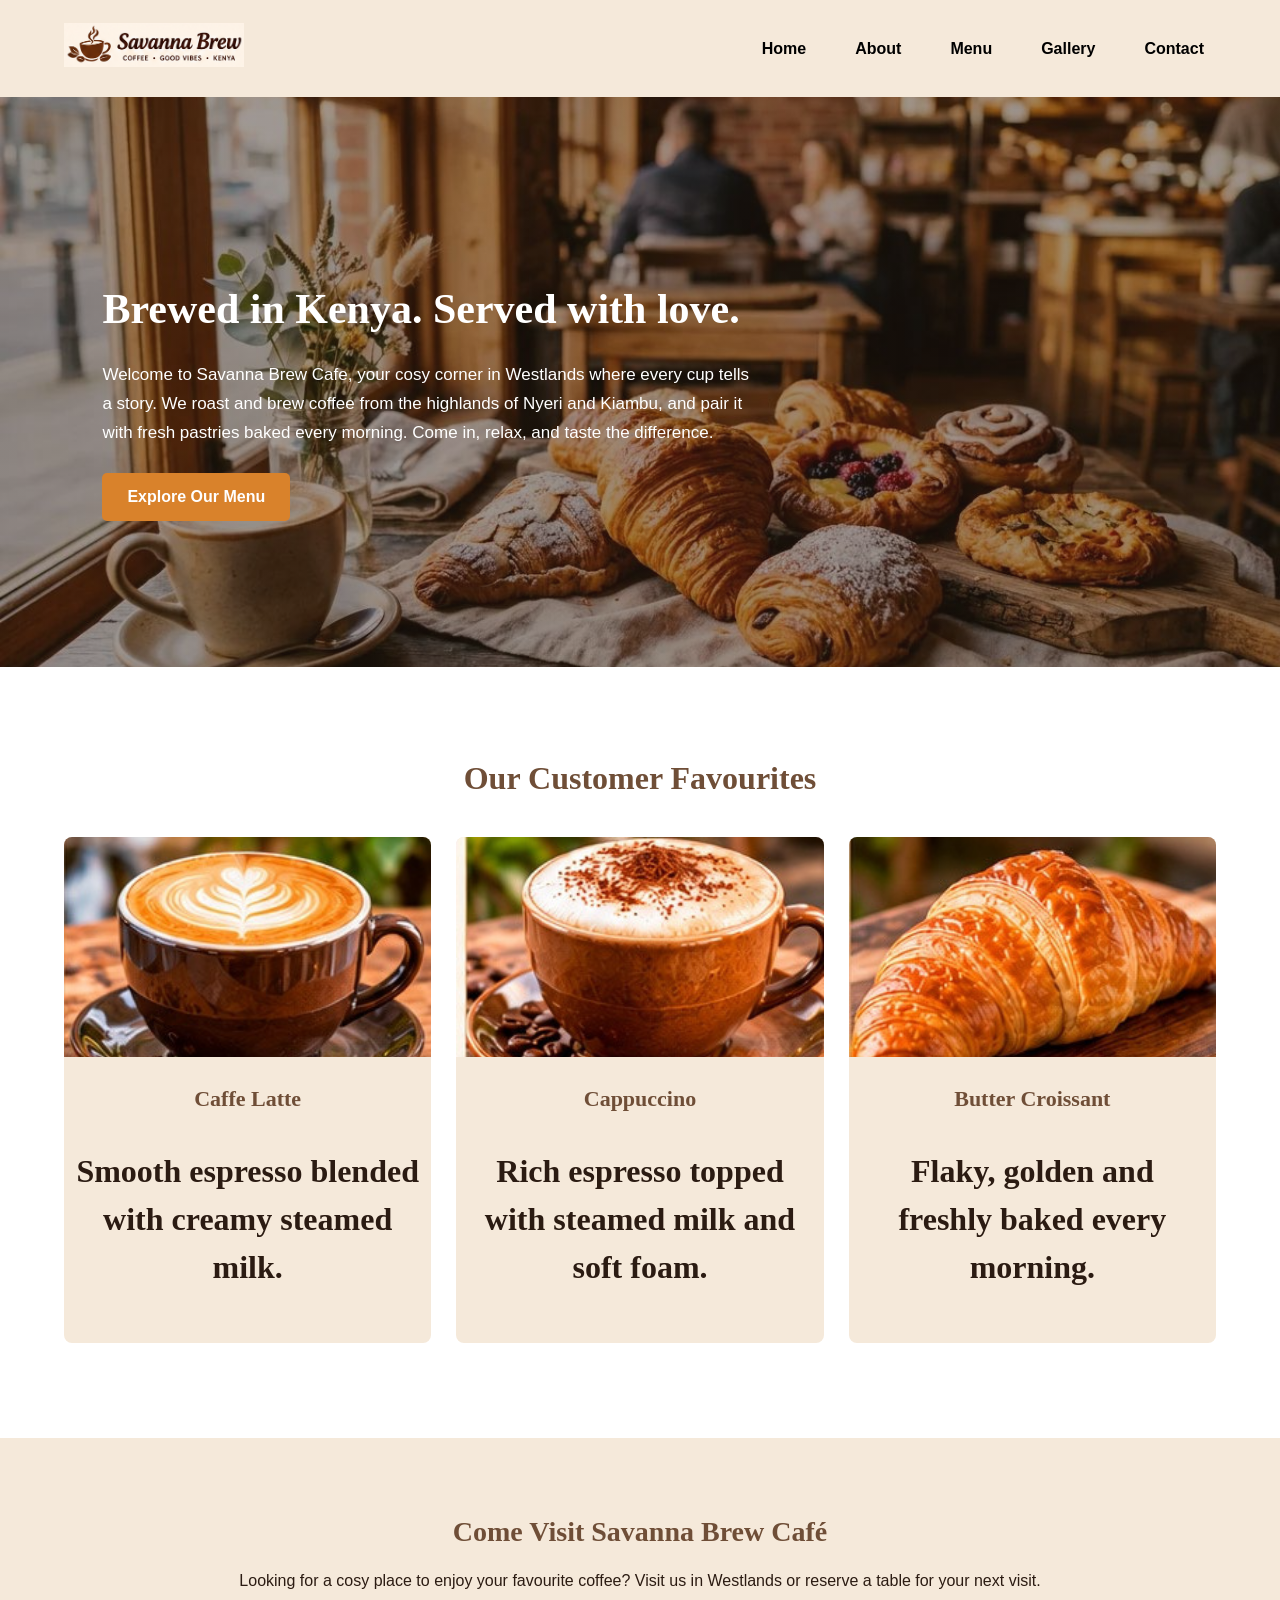
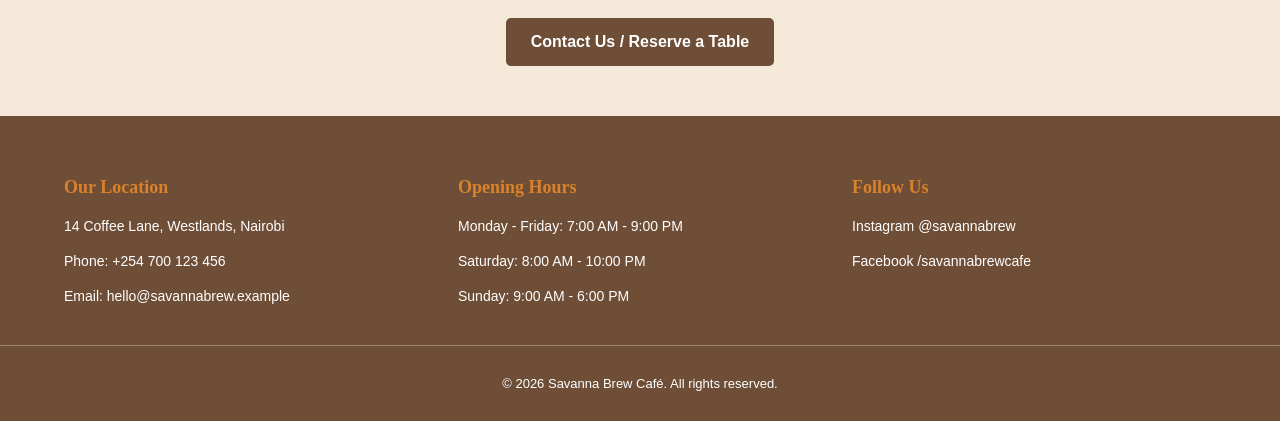
<file: index.html>
<!DOCTYPE html>
<html lang="en">
<head>
<meta charset="UTF-8">
<meta name="viewport" content="width=device-width, initial-scale=1.0">
<title>Home | Savanna Brew Cafe</title>
<link rel="stylesheet" href="css/style.css">
</head>
<body>
<header class="site-header">
<div class="container">
<a href="index.html" class="logo">
<img src="images\savanna-brew-logo.png" alt="Savanna Brew Cafe Logo">
</a>
<nav class="main-nav">
<ul>
<li><a href="index.html" class="active" aria-current="page">Home</a></li>
<li><a href="about.html">About</a></li>
<li><a href="menu.html">Menu</a></li>
<li><a href="gallery.html">Gallery</a></li>
<li><a href="contact.html">Contact</a></li>
</ul>
</nav>
</div>
</header>
<section class="hero-section">
<div class="hero-content">
<h1>Brewed in Kenya. Served with love.</h1>
<p>
Welcome to Savanna Brew Cafe, your cosy corner in Westlands where 
every cup tells a story. We roast and brew coffee from the highlands of Nyeri and Kiambu, and pair it with fresh pastries baked every morning. Come in, relax, and taste the difference.
</p>
<a href="menu.html" class="btn">Explore Our Menu</a>
</div>
</section>
<!--Featured Items Section -->
<section class="featured-section">
<div class="container">
<h2>Our Customer Favourites<h2>
<div class="featured-cards">
<!--Latte Card -->
<article class="featured-card">
<img src="images/latte.jpg" alt="Freshly prepared caffe latte">
<h3>Caffe Latte</h3>
<p>Smooth espresso blended with creamy steamed milk.</p>
</article>
<article class="featured-card">
<img src="images/cappuccino.jpg" alt="Freshly prepared cappuccino">
<h3>Cappuccino</h3>
<p>Rich espresso topped with steamed milk and soft foam.</p>
</article>
<article class="featured-card">
<img src="images/croissant.jpg" alt="Freshly baked butter croissant">
<h3>Butter Croissant</h3>
<p>Flaky, golden and freshly baked every morning.</p>
</article>
</div>
</div>
</section>
<section class="contact-cta">
<div class="container">
<h2>Come Visit Savanna Brew Café</h2>
<p>
    Looking for a cosy place to enjoy your favourite coffee?
    Visit us in Westlands or reserve a table for your next visit.
</p>
<a href="contact.html" class="btn">Contact Us / Reserve a Table</a>
</div>
</section>
<footer class="site-footer">
<div class="container footer-content">
<!-- Address -->
<div class="footer-column">
<h3>Our Location</h3>
<p>14 Coffee Lane, Westlands, Nairobi</p>
<p>Phone: +254 700 123 456</p>
<p>Email: hello@savannabrew.example</p>
</div>
<div class="footer-column">
<h3>Opening Hours</h3>
<p>Monday - Friday: 7:00 AM - 9:00 PM</p>
<p>Saturday: 8:00 AM - 10:00 PM</p>
<p>Sunday: 9:00 AM - 6:00 PM</p>
</div>
<div class="footer-column">
<h3>Follow Us</h3>
<p>
<a href="https://www.instagram.com/" target="_blank">Instagram @savannabrew</a>
</p>
<p>
<a href="https://www.facebook.com/" target="_blank">Facebook /savannabrewcafe</a>
</p>
</div>
</div>
<div class="copyright">
<p>&copy; 2026 Savanna Brew Café. All rights reserved.</p>
</div>
</footer>
</body>
</html>
</file>
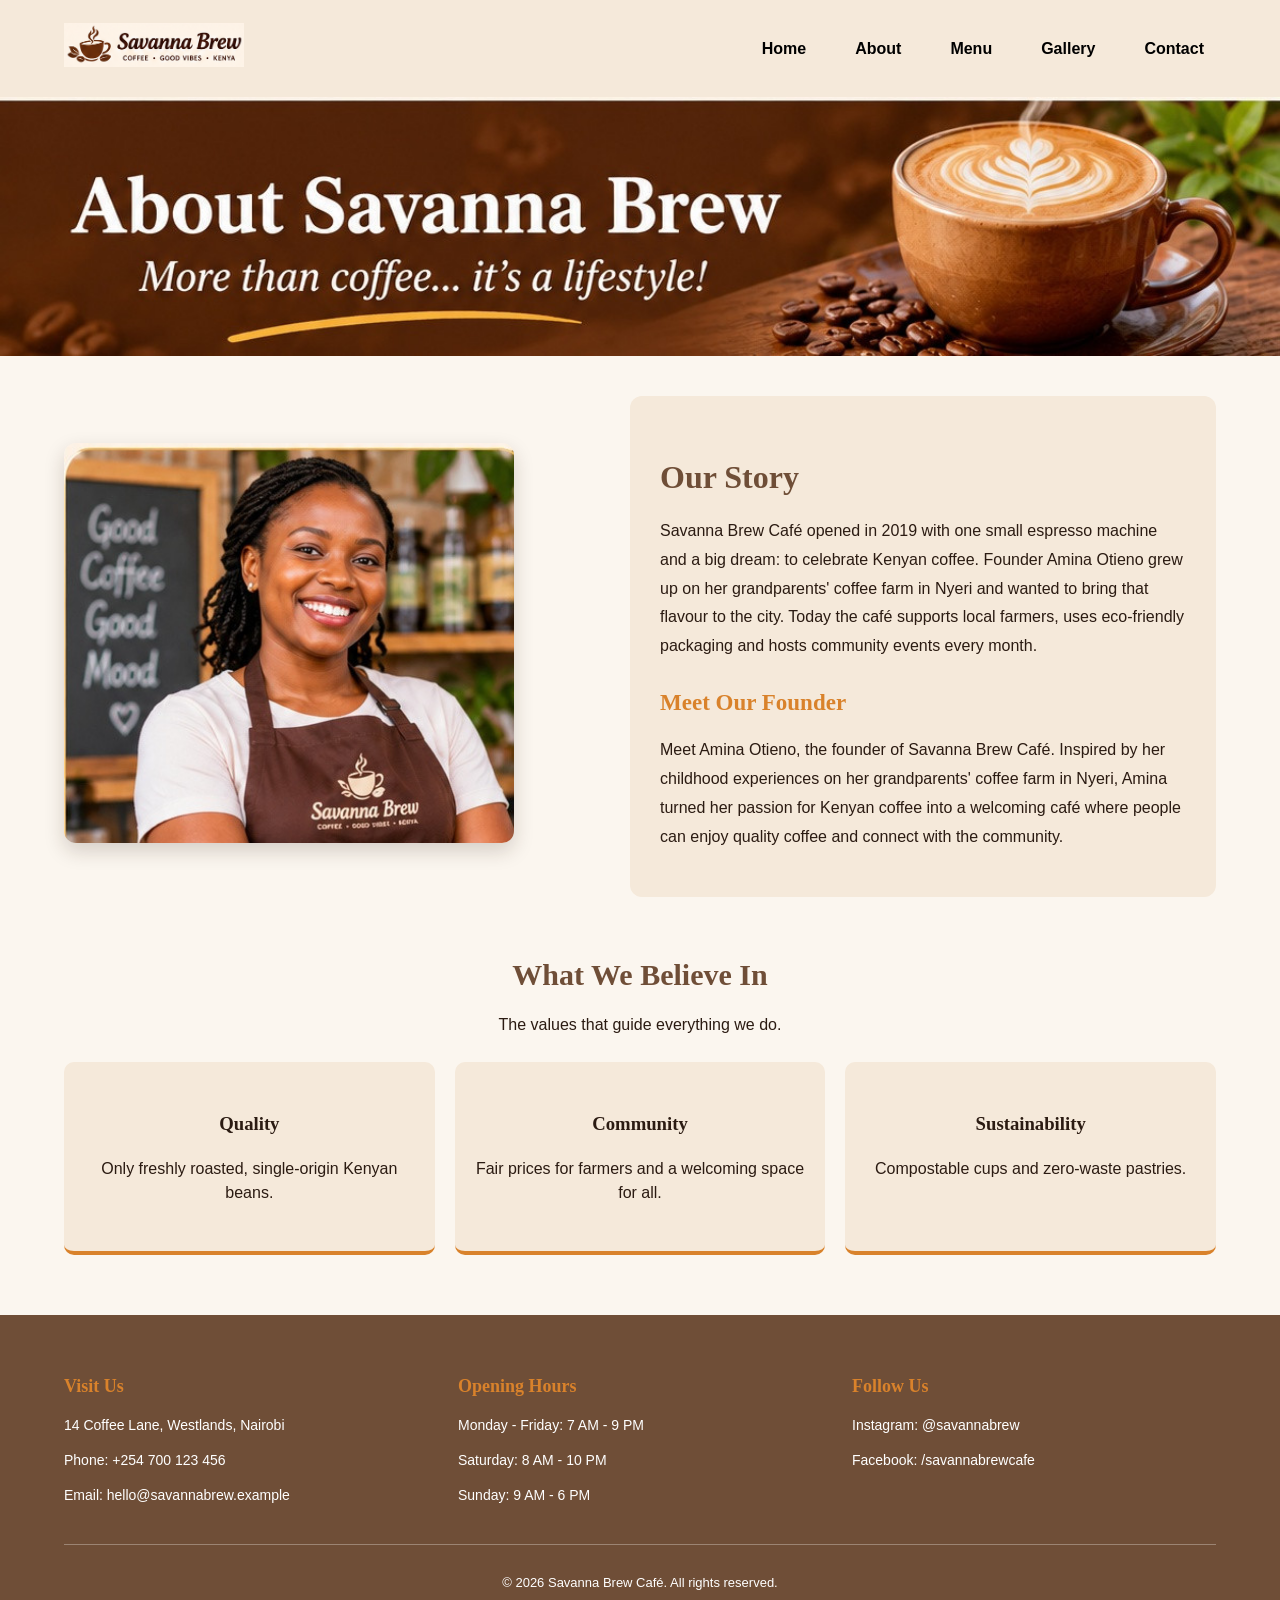
<file: about.html>
<!DOCTYPE html>
<html lang="en">
<head>
<meta charset="UTF-8">
<meta name="viewport" content="width=device-width, initial-scale=1.0">
<title>About Us | Savanna Brew Cafe</title>
<link rel="stylesheet" href="css/style.css">
</head>
<body>
<header class="site-header">
<div class="container">
<a href="index.html" class="logo">
<img src="images/savanna-brew-logo.png" alt="Savanna Brew Cafe Logo">
</a>
<nav class="main-nav">
<ul>
<li><a href="index.html">Home</a></li>
<li><a href="about.html" class="active" aria-current="page">About</a></li>
<li><a href="menu.html">Menu</a></li>
<li><a href="gallery.html">Gallery</a></li>
<li><a href="contact.html">Contact</a></li>
</ul>
</nav>
</div>
</header>
<section class="about-section">
<div class="about-heading">
<img src="images/about-coffee-banner.jpg" alt="About Savanna Brew Café">
</div>
<div class="container">
<div class="about-content">
<div class="about-image">
<img src="images/founder-portrait.jpg" alt="Founder Amina Otieno">
</div>
<div class="about-text">
<h1>Our Story</h1>
<p>
    Savanna Brew Café opened in 2019 with one small espresso machine
    and a big dream: to celebrate Kenyan coffee. Founder Amina Otieno
    grew up on her grandparents' coffee farm in Nyeri and wanted to
    bring that flavour to the city. Today the café supports local
    farmers, uses eco-friendly packaging and hosts community events
    every month.
</p>
<h2>Meet Our Founder</h2>
<p>
   Meet Amina Otieno, the founder of Savanna Brew Café. Inspired by
   her childhood experiences on her grandparents' coffee farm in
   Nyeri, Amina turned her passion for Kenyan coffee into a welcoming
   café where people can enjoy quality coffee and connect with the
   community.
</p>
</div>
</div>
<div class="about-values">
<h2>What We Believe In</h2>
<p class="values-intro">The values that guide everything we do.</p>
<div class="values-container">
<div class="value-card">
<h3>Quality</h3>
<p>Only freshly roasted, single-origin Kenyan beans.</p>
</div>
<div class="value-card">
<h3>Community</h3>
<p>Fair prices for farmers and a welcoming space for all.</p>
</div>
<div class="value-card">
<h3>Sustainability</h3>
<p>Compostable cups and zero-waste pastries.</p>
</div>
</div>
</div>
</section>
<footer class="site-footer">
<div class="container">
<div class="footer-content">
<div class="footer-column">
<h3>Visit Us</h3>
<p>14 Coffee Lane, Westlands, Nairobi</p>
<p>Phone: +254 700 123 456</p>
<p>Email: hello@savannabrew.example</p>
</div>
<div class="footer-column">
<h3>Opening Hours</h3>
<p>Monday - Friday: 7 AM - 9 PM</p>
<p>Saturday: 8 AM - 10 PM</p>
<p>Sunday: 9 AM - 6 PM</p>
</div>
<div class="footer-column">
<h3>Follow Us</h3>
<p><a href="https://www.instagram.com/">Instagram: @savannabrew</a></p>
<p><a href="https://www.facebook.com/">Facebook: /savannabrewcafe</a></p>
</div>
</div>
<div class="copyright">
<p>&copy; 2026 Savanna Brew Café. All rights reserved.</p>
</div>
</div>
</footer>
</body>
</html>
</file>
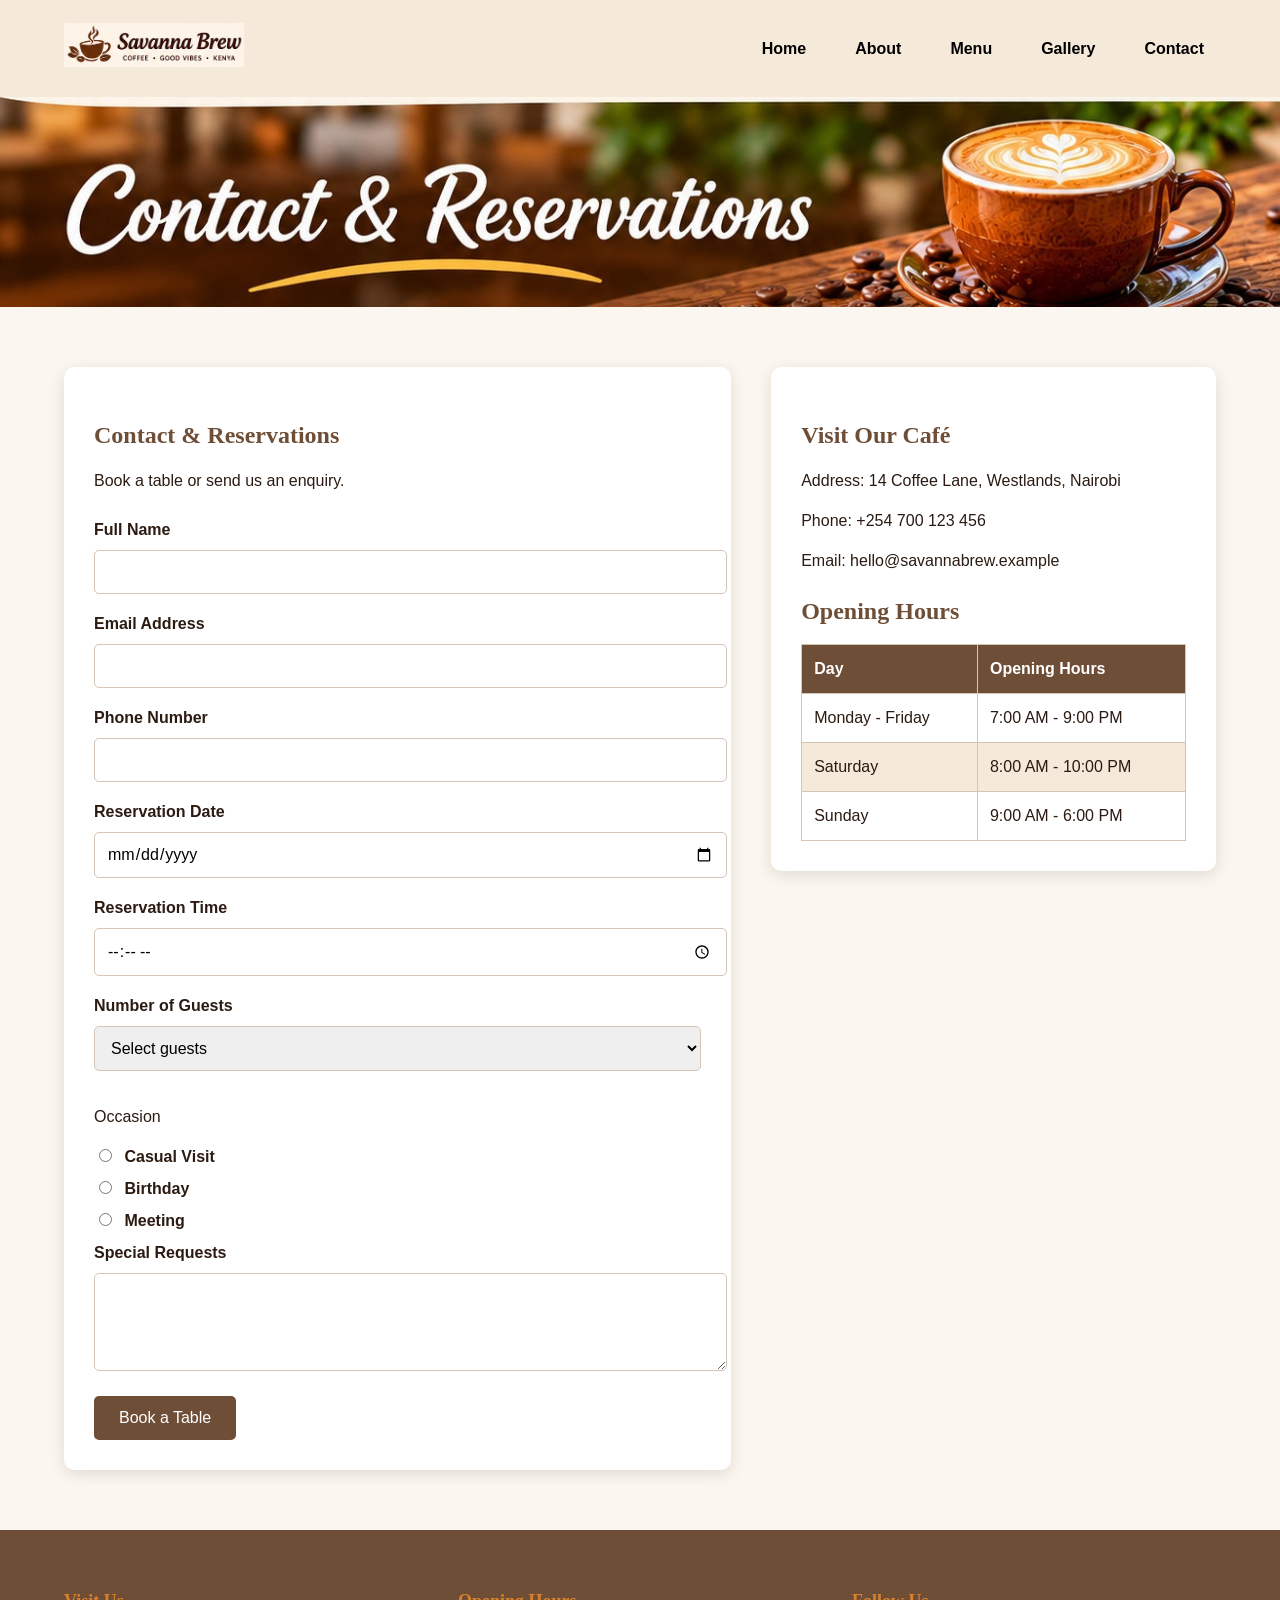
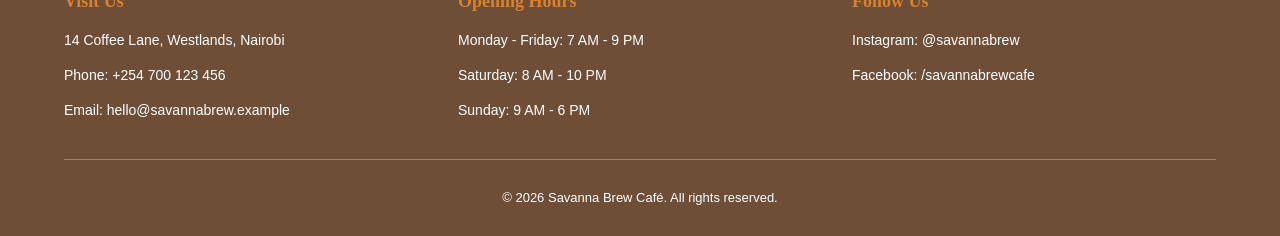
<file: contact.html>
<!DOCTYPE html>
<html lang="en">
<head>
<meta charset="UTF-8">
<meta name="viewport" content="width=device-width, initial-scale=1.0">
<title>Contact | Savanna Brew Café</title>
<link rel="stylesheet" href="css/style.css">
</head>
<body>
<header class="site-header">
<div class="container">
<a href="index.html" class="logo">
<img src="images/savanna-brew-logo.png" alt="Savanna Brew Café Logo">
</a>
<nav class="main-nav">
<ul>
<li><a href="index.html">Home</a></li>
<li><a href="about.html">About</a></li>
<li><a href="menu.html">Menu</a></li>
<li><a href="gallery.html" aria-current="page">Gallery</a></li>
<li><a href="contact.html">Contact</a></li>
</ul>
</nav>
</div>
</header>
<main>
<div class="contact-heading">
<img src="images/contact-coffee-banner.jpg" alt="Contact and Reservations">
</div>
<section class="contact-section">
<div class="container">
<div class="contact-layout">
<div class="reservation-form">
<h1>Contact & Reservations</h1>
<p>Book a table or send us an enquiry.</p>
<form action="#" method="post">
<label for="name">Full Name</label>
<input type="text" id="name" name="name" required>
<label for="email">Email Address</label>
<input type="email" id="email" name="email" required>
<label for="phone">Phone Number</label>
<input type="tel" id="phone" name="phone" required>
<label for="date">Reservation Date</label>
<input type="date" id="date" name="date" required>
<label for="time">Reservation Time</label>
<input type="time" id="time" name="time" required>
<label for="guests">Number of Guests</label>
<select id="guests" name="guests" required>
<option value="">Select guests</option>
<option value="1">1 Guest</option>
<option value="2">2 Guests</option>
<option value="3">3 Guests</option>
<option value="4">4 Guests</option>
<option value="5">5 Guests</option>
<option value="6">6 or more Guests</option>
</select>
<p>Occasion</p>
<label>
<input type="radio" name="occasion" value="casual">
Casual Visit
</label>
<label>
<input type="radio" name="occasion" value="birthday">
Birthday
</label>
<label>
<input type="radio" name="occasion" value="meeting">
Meeting
</label>
<label for="requests">Special Requests</label>
<textarea id="requests" name="requests" rows="4"></textarea>
<button type="submit">Book a Table</button>
</form>
</div>
<div class="contact-information">
<h2>Visit Our Café</h2>
<p>Address: 14 Coffee Lane, Westlands, Nairobi</p>
<p>Phone: +254 700 123 456</p>
<p>Email: hello@savannabrew.example</p>
<h2>Opening Hours</h2>
<table class="hours-table">
<thead>
<tr>
<th>Day</th>
<th>Opening Hours</th>
</tr>
</thead>
<tbody>
<tr>
<td>Monday - Friday</td>
<td>7:00 AM - 9:00 PM</td>
</tr>
<tr>
<td>Saturday</td>
<td>8:00 AM - 10:00 PM</td>
</tr>
<tr>
<td>Sunday</td>
<td>9:00 AM - 6:00 PM</td>
</tr>
</tbody>
</table>
</div>
</div>
</div>
</section>
</main>
<footer class="site-footer">
<div class="container">
<div class="footer-content">
<div class="footer-column">
<h3>Visit Us</h3>
<p>14 Coffee Lane, Westlands, Nairobi</p>
<p>Phone: +254 700 123 456</p>
<p>Email: hello@savannabrew.example</p>
</div>
<div class="footer-column">
<h3>Opening Hours</h3>
<p>Monday - Friday: 7 AM - 9 PM</p>
<p>Saturday: 8 AM - 10 PM</p>
<p>Sunday: 9 AM - 6 PM</p>
</div>
<div class="footer-column">
<h3>Follow Us</h3>
<p><a href="#">Instagram: @savannabrew</a></p>
<p><a href="#">Facebook: /savannabrewcafe</a></p>
</div>
</div>
<div class="copyright">
<p>© 2026 Savanna Brew Café. All rights reserved.</p>
</div>
</div>
</footer>
</body>
</html>
</file>
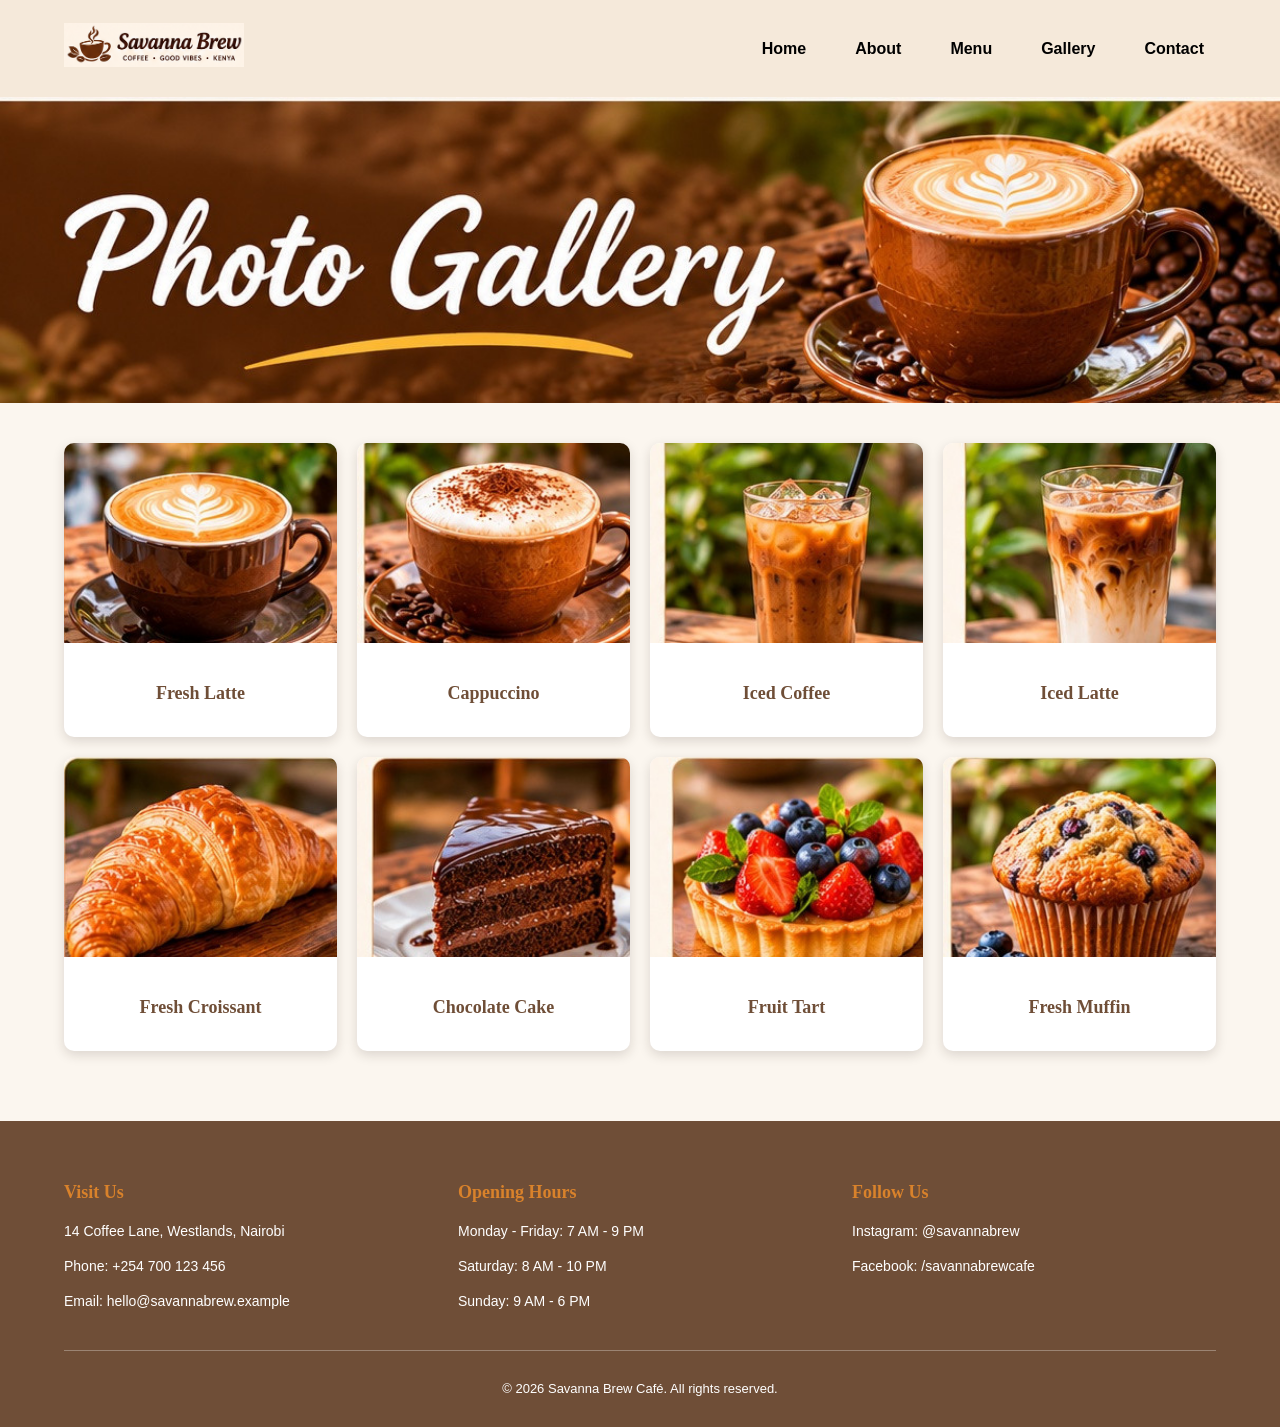
<file: gallery.html>
<!DOCTYPE html>
<html lang="en">
<head>
<meta charset="UTF-8">
<meta name="viewport" content="width=device-width, initial-scale=1.0">
<title>Gallery | Savanna Brew Café</title>
<link rel="stylesheet" href="css/style.css">
</head>
<body>
<header class="site-header">
<div class="container">
<a href="index.html" class="logo">
<img src="images/savanna-brew-logo.png" alt="Savanna Brew Café Logo">
</a>
<nav class="main-nav">
<ul>
<li><a href="index.html">Home</a></li>
<li><a href="about.html">About</a></li>
<li><a href="menu.html">Menu</a></li>
<li><a href="gallery.html" aria-current="page">Gallery</a></li>
<li><a href="contact.html">Contact</a></li>
</ul>
</nav>
</div>
</header>
<section class="gallery-section">
<div class="gallery-heading">
<img src="images/gallery-coffee-banner.jpg" alt="Savanna Brew Café Gallery">
</div>
<div class="container">
<div class="gallery-grid">
<div class="gallery-item">
<img src="images/latte.jpg" alt="Freshly prepared latte">
<h3>Fresh Latte</h3>
</div>
<div class="gallery-item">
<img src="images/cappuccino.jpg" alt="Creamy cappuccino">
<h3>Cappuccino</h3>
</div>
<div class="gallery-item">
<img src="images/iced-coffee.jpg" alt="Iced coffee">
<h3>Iced Coffee</h3>
</div>
<div class="gallery-item">
<img src="images/iced-latte.jpg" alt="Iced latte">
<h3>Iced Latte</h3>
</div>
<div class="gallery-item">
<img src="images/croissant.jpg" alt="Fresh croissant">
<h3>Fresh Croissant</h3>
</div>
<div class="gallery-item">
<img src="images/chocolate-cake.jpg" alt="Chocolate cake">
<h3>Chocolate Cake</h3>
</div>
<div class="gallery-item">
<img src="images/fruit-tart.jpg" alt="Fresh fruit tart">
<h3>Fruit Tart</h3>
</div>
<div class="gallery-item">
<img src="images/muffin.jpg" alt="Fresh muffin">
<h3>Fresh Muffin</h3>
</div>
</div>
</div>
</section>
<footer class="site-footer">
<div class="container">
<div class="footer-content">
<div class="footer-column">
<h3>Visit Us</h3>
<p>14 Coffee Lane, Westlands, Nairobi</p>
<p>Phone: +254 700 123 456</p>
<p>Email: hello@savannabrew.example</p>
</div>
<div class="footer-column">
<h3>Opening Hours</h3>
<p>Monday - Friday: 7 AM - 9 PM</p>
<p>Saturday: 8 AM - 10 PM</p>
<p>Sunday: 9 AM - 6 PM</p>
</div>
<div class="footer-column">
<h3>Follow Us</h3>
<p><a href="#">Instagram: @savannabrew</a></p>
<p><a href="#">Facebook: /savannabrewcafe</a></p>
</div>
</div>
<div class="copyright">
<p>© 2026 Savanna Brew Café. All rights reserved.</p>
</div>
</div>
</footer>
</body>
</html>
</file>
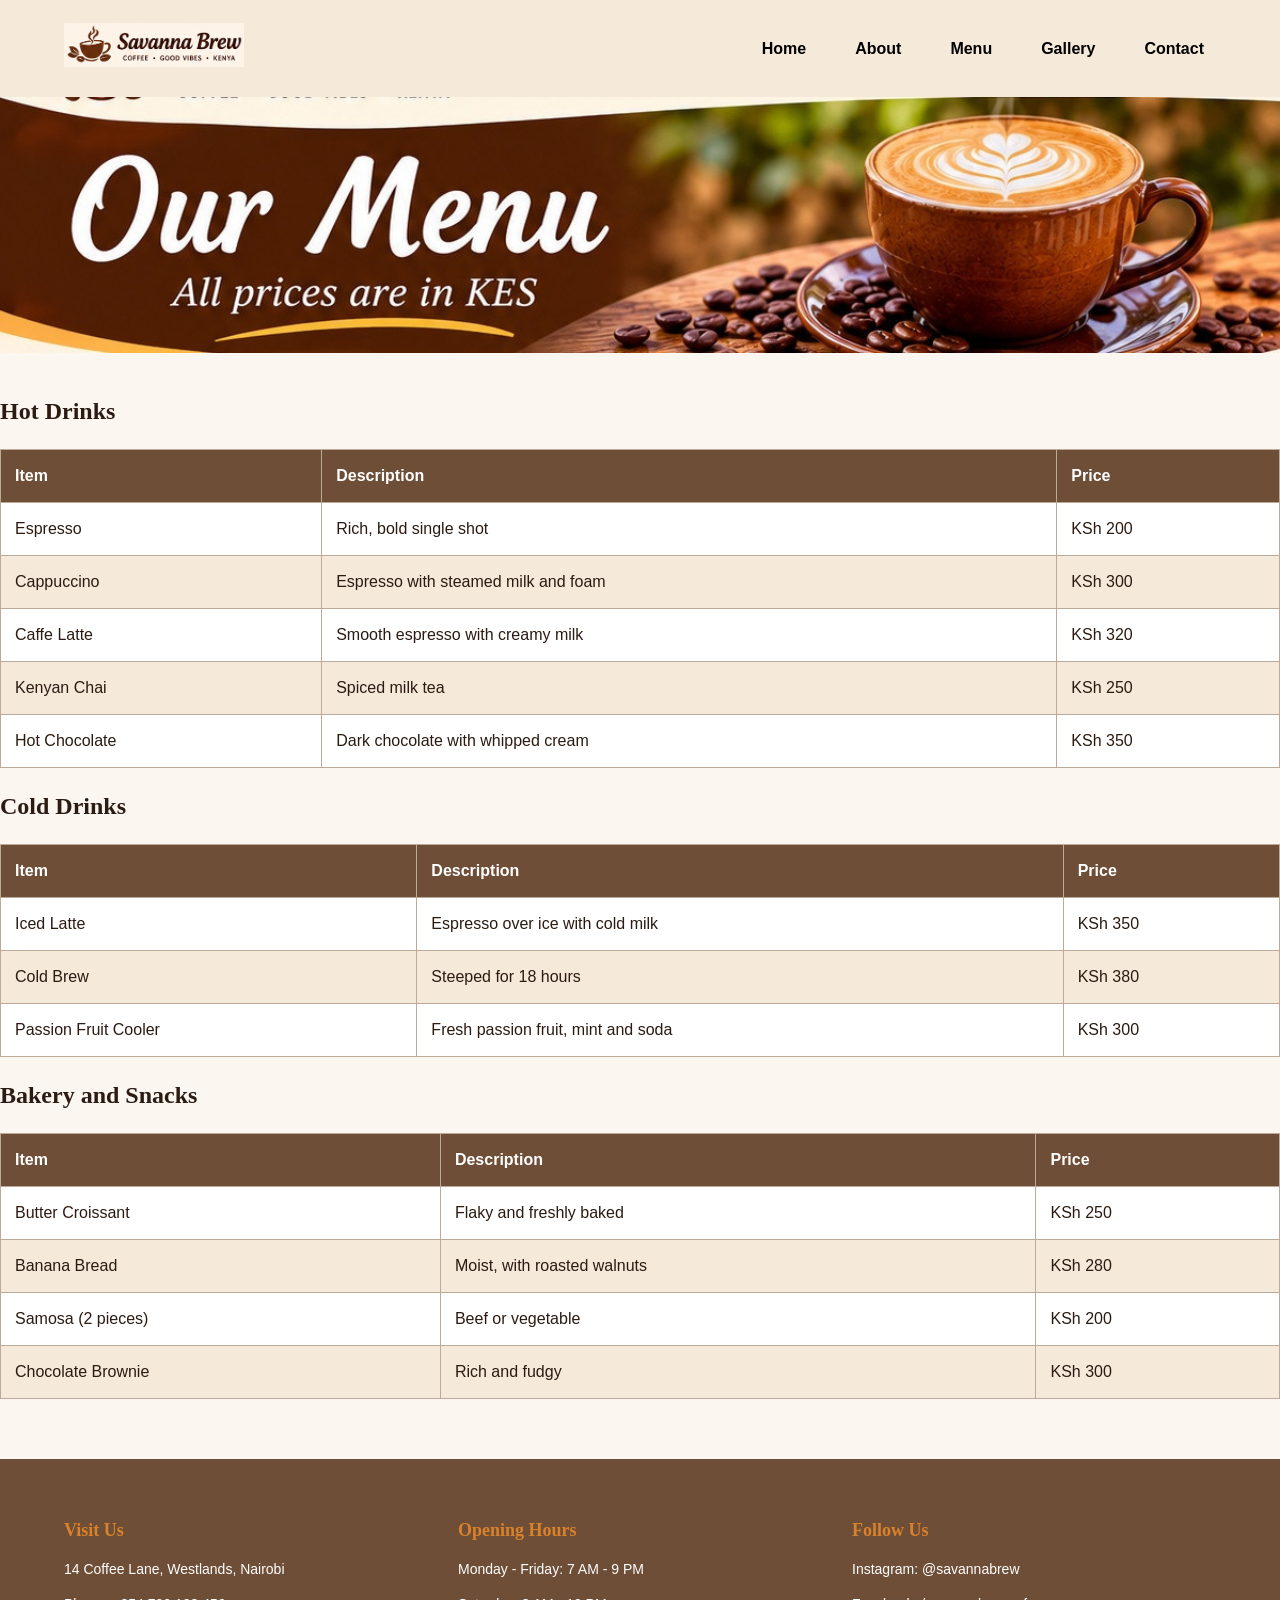
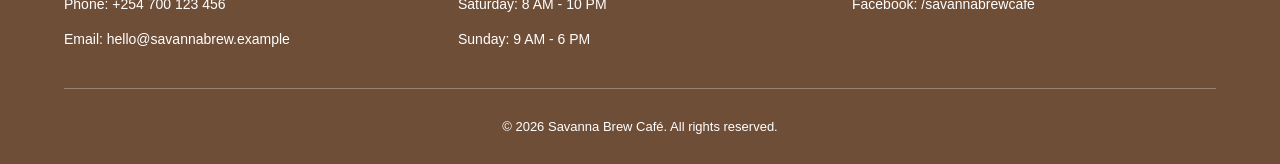
<file: menu.html>
<!DOCTYPE html>
<html lang="en">
<head>
<meta charset="UTF-8">
<meta name="viewport" content="width=device-width, initial-scale=1.0">
<title>Our Menu | Savanna Brew Café</title>
<link rel="stylesheet" href="css/style.css">
</head>
<body>
<header class="site-header">
<div class="container">
<a href="index.html" class="logo">
<img src="images/savanna-brew-logo.png" alt="Savanna Brew Café Logo">
</a>
<nav class="main-nav">
<ul>
<li><a href="index.html">Home</a></li>
<li><a href="about.html">About</a></li>
<li><a href="menu.html" aria-current="page">Menu</a></li>
<li><a href="gallery.html">Gallery</a></li>
<li><a href="contact.html">Contact</a></li>
</ul>
</nav>
</div>
</header>
<section class="menu-section">
<div class="menu-heading">
<img src="images/menu-coffee-banner.jpg" alt="Savanna Brew Café Menu">
</div>
<div class="container">
</div>
<div class="menu-category">
<h2>Hot Drinks</h2>
<table class="menu-table">
<thead>
<tr>
<th>Item</th>
<th>Description</th>
<th>Price</th>
</tr>
</thead>
<tbody>
<tr>
<td>Espresso</td>
<td>Rich, bold single shot</td>
<td>KSh 200</td>
</tr>
<tr>
<td>Cappuccino</td>
<td>Espresso with steamed milk and foam</td>
<td>KSh 300</td>
</tr>
<tr>
<td>Caffe Latte</td>
<td>Smooth espresso with creamy milk</td>
<td>KSh 320</td>
</tr>
<tr>
<td>Kenyan Chai</td>
<td>Spiced milk tea</td>
<td>KSh 250</td>
</tr>
<tr>
<td>Hot Chocolate</td>
<td>Dark chocolate with whipped cream</td>
<td>KSh 350</td>
</tr>
</tbody>
</table>
</div>
<div class="menu-category">
<h2>Cold Drinks</h2>
<table class="menu-table">
<thead>
<tr>
<th>Item</th>
<th>Description</th>
<th>Price</th>
</tr>
</thead>
<tbody>
<tr>
<td>Iced Latte</td>
<td>Espresso over ice with cold milk</td>
<td>KSh 350</td>
</tr>
<tr>
<td>Cold Brew</td>
<td>Steeped for 18 hours</td>
<td>KSh 380</td>
</tr>
<tr>
<td>Passion Fruit Cooler</td>
<td>Fresh passion fruit, mint and soda</td>
<td>KSh 300</td>
</tr>
</tbody>
</table>
</div>
<div class="menu-category">
<h2>Bakery and Snacks</h2>
<table class="menu-table">
<thead>
<tr>
<th>Item</th>
<th>Description</th>
<th>Price</th>
</tr>
</thead>
<tbody>
<tr>
<td>Butter Croissant</td>
<td>Flaky and freshly baked</td>
<td>KSh 250</td>
</tr>
<tr>
<td>Banana Bread</td>
<td>Moist, with roasted walnuts</td>
<td>KSh 280</td>
</tr>
<tr>
<td>Samosa (2 pieces)</td>
<td>Beef or vegetable</td>
<td>KSh 200</td>
</tr>
<tr>
<td>Chocolate Brownie</td>
<td>Rich and fudgy</td>
<td>KSh 300</td>
</tr>
</tbody>
</table>
</div>
</section>
<footer class="site-footer">
<div class="container">
<div class="footer-content">
<div class="footer-column">
<h3>Visit Us</h3>
<p>14 Coffee Lane, Westlands, Nairobi</p>
<p>Phone: +254 700 123 456</p>
<p>Email: hello@savannabrew.example</p>
</div>
<div class="footer-column">
<h3>Opening Hours</h3>
<p>Monday - Friday: 7 AM - 9 PM</p>
<p>Saturday: 8 AM - 10 PM</p>
<p>Sunday: 9 AM - 6 PM</p>
</div>
<div class="footer-column">
<h3>Follow Us</h3>
<p><a href="https://www.instagram.com/">Instagram: @savannabrew</a></p>
<p><a href="https://www.facebook.com/">Facebook: /savannabrewcafe</a></p>
</div>
</div>
<div class="copyright">
<p>&copy; 2026 Savanna Brew Café. All rights reserved.</p>
</div>
</div>
</footer>
</body>
</html>
</file>
<file: css/style.css>
html {
    box-sizing: border-box;
}

body {
    margin: 0;
    padding: 0;
    box-sizing: border-box;
    font-family: "Open Sans", Arial, sans-serif;
    font-size: 16px;
    line-height: 1.5;
    color: #2B1B12;
    background-color: #FFFFFF;
}

h1, h2, h3 {
    font-family: "Playfair Display", Georgia, serif;
}

.container {
    width: 90%;
    max-width: 1200px;
    margin: 0 auto;
    box-sizing: border-box;
}

.site-header {
    background-color: #F5E9DA;
    width: 100%;
    padding: 15px 0;
}

.site-header .container {
    display: flex;
    flex-direction: row;
    justify-content: space-between;
    align-items: center;
}

.logo img {
    width: 180px;
    height: 60px;
    object-fit: contain;
}

.main-nav ul {
    display: flex;
    flex-direction: row;
    flex-wrap: nowrap;
    align-items: center;
    gap: 25px;
    list-style: none;
    margin: 0;
    padding: 0;
}

.main-nav li {
    display: block;
}

.main-nav a,
.main-nav a:link,
.main-nav a:visited {
    color: #000000;
    text-decoration: none;
    font-weight: bold;
    padding: 8px 12px;
    display: inline-block;
    transition: color 0.3s ease;
}

.main-nav a:hover,
.main-nav a:focus {
    color: #D9822B;
}

.hero-section {
    min-height: 450px;
    background-image: linear-gradient(
        rgba(43, 27, 18, 0.45),
        rgba(43, 27, 18, 0.45)
    ), url("../images/hero.jpg");
    background-size: cover;
    background-position: center;
    display: flex;
    align-items: center;
    padding: 60px 8%;
}

.hero-content {
    max-width: 650px;
    color: #FFFFFF;
}

.hero-content h1 {
    font-size: 42px;
    margin-bottom: 20px;
}

.hero-content p {
    font-size: 17px;
    line-height: 1.7;
    margin-bottom: 25px;
}

.btn {
    display: inline-block;
    background-color: #D9822B;
    color: #FFFFFF;
    text-decoration: none;
    padding: 12px 25px;
    border-radius: 5px;
    font-weight: bold;
    transition: 0.3s ease;
}

.btn:hover {
    background-color: #6F4E37;
    color: #FFFFFF;
}

.featured-section {
    padding: 60px 0;
    background-color: #FFFFFF;
}

.featured-section h2 {
    text-align: center;
    font-size: 32px;
    margin-bottom: 35px;
    color: #6F4E37;
}

.featured-cards {
    display: grid;
    grid-template-columns: repeat(3, 1fr);
    gap: 25px;
}

.featured-card {
    background-color: #F5E9DA;
    border-radius: 8px;
    overflow: hidden;
    text-align: center;
    padding-bottom: 20px;
}

.featured-card img {
    width: 100%;
    height: 220px;
    object-fit: cover;
}

.featured-card h3 {
    color: #6F4E37;
    margin: 12px 0 5px;
    font-size: 22px;
}

.featured-card p {
    padding: 0 12px;
    color: #2B1B12;
}

.contact-cta {
    background-color: #F5E9DA;
    text-align: center;
    padding: 50px 20px;
}

.contact-cta h2 {
    color: #6F4E37;
    font-size: 28px;
    margin-bottom: 15px;
}

.contact-cta p {
    color: #2B1B12;
    font-size: 16px;
    margin-bottom: 25px;
}

.contact-cta .btn {
    background-color: #6F4E37;
    color: #FFFFFF;
}

.contact-cta .btn:hover {
    background-color: #D9822B;
}

.site-footer {
    background-color: #6F4E37;
    color: #FFFFFF;
    padding: 40px 0 15px;
}

.footer-content {
    display: flex;
    justify-content: space-between;
    gap: 30px;
}

.footer-column {
    flex: 1;
}

.footer-column h3 {
    color: #D9822B;
    font-size: 18px;
    margin-bottom: 15px;
}

.footer-column p {
    font-size: 14px;
    margin-bottom: 8px;
}

.footer-column a {
    color: #FFFFFF;
    text-decoration: none;
}

.footer-column a:hover {
    color: #D9822B;
}

.copyright {
    text-align: center;
    border-top: 1px solid rgba(255, 255, 255, 0.3);
    margin-top: 30px;
    padding-top: 15px;
    font-size: 13px;
}

.about-section {
    padding: 0 0 60px;
    background-color: #FBF6EF;
}

.about-heading {
    width: 100%;
    margin: 0;
    padding: 0;
}

.about-heading img {
    display: block;
    width: 100%;
    height: auto;
}

.about-content {
    display: flex;
    flex-direction: row;
    align-items: center;
    gap: 40px;
    padding-top: 40px;
}

.about-image,
.about-text {
    flex: 1;
    min-width: 0;
}

.about-image img {
    width: 100%;
    max-width: 450px;
    height: 400px;
    object-fit: cover;
    border-radius: 12px;
    box-shadow: 0 8px 20px rgba(43, 27, 18, 0.18);
}

.about-text {
    background-color: #F5E9DA;
    padding: 30px;
    border-radius: 12px;
}

.about-text h1 {
    color: #6F4E37;
    font-size: 32px;
    margin-bottom: 15px;
}

.about-text h2 {
    color: #D9822B;
    font-size: 23px;
    margin-top: 25px;
    margin-bottom: 10px;
}

.about-text p {
    color: #2B1B12;
    font-size: 16px;
    line-height: 1.8;
    margin-bottom: 15px;
}

.about-values {
    margin-top: 55px;
    text-align: center;
}

.about-values h2 {
    color: #6F4E37;
    font-size: 30px;
    margin-bottom: 8px;
}

.values-intro {
    margin-bottom: 25px;
}

.values-container {
    display: flex;
    flex-direction: row;
    justify-content: space-between;
    gap: 20px;
    width: 100%;
}

.value-card {
    flex: 1;
    min-width: 0;
    background-color: #F5E9DA;
    padding: 30px 20px;
    border-radius: 10px;
    border-bottom: 4px solid #D9822B;
    transition: transform 0.3s ease;
}

.menu-section {
    padding: 0 0 60px;
    background-color: #FBF6EF;
}

.menu-heading {
    width: 100%;
    margin: 0 0 40px;
    padding: 0;
}

.menu-heading img {
    display: block;
    width: 100%;
    height: auto;
}

.menu-table {
    width: 100%;
    border-collapse: collapse;
    background-color: #FFFFFF;
}

.menu-table th,
.menu-table td {
    border: 1px solid #BDAA98;
    padding: 14px;
    text-align: left;
}

.menu-table th {
    background-color: #6F4E37;
    color: #FFFFFF;
    font-size: 16px;
}

.menu-table td {
    color: #2B1B12;
    font-size: 16px;
}

.menu-table tbody tr:nth-child(even) {
    background-color: #F5E9DA;
}

.gallery-section {
    padding: 0 0 70px;
    background-color: #FBF6EF;
}

.gallery-heading {
    width: 100%;
    margin: 0 0 40px;
    padding: 0;
}

.gallery-heading img {
    display: block;
    width: 100%;
    height: auto;
}

.gallery-grid {
    display: grid;
    grid-template-columns: repeat(4, 1fr);
    gap: 20px;
}

.gallery-item {
    background-color: #FFFFFF;
    overflow: hidden;
    border-radius: 10px;
    box-shadow: 0 4px 12px rgba(43, 27, 18, 0.15);
    text-align: center;
}

.gallery-item img {
    width: 100%;
    height: 200px;
    object-fit: cover;
    transition: transform 0.3s ease;
}

.gallery-item h3 {
    color: #6F4E37;
    font-size: 18px;
    padding: 12px;
}

.contact-heading {
    width: 100%;
    margin: 0;
    padding: 0;
}

.contact-heading img {
    display: block;
    width: 100%;
    height: auto;
}

.contact-section {
    padding: 60px 0;
    background-color: #FBF6EF;
}

.contact-layout {
    display: grid;
    grid-template-columns: 1.2fr 0.8fr;
    gap: 40px;
    align-items: start;
}

.reservation-form,
.contact-information {
    background-color: #FFFFFF;
    padding: 30px;
    border-radius: 10px;
    box-shadow: 0 4px 15px rgba(43, 27, 18, 0.12);
}

.reservation-form h1,
.contact-information h2 {
    color: #6F4E37;
    margin-bottom: 15px;
}

.reservation-form > p {
    margin-bottom: 25px;
}

.reservation-form form label {
    display: block;
    margin-bottom: 8px;
    font-weight: 600;
}

.reservation-form input:not([type="radio"]),
.reservation-form select,
.reservation-form textarea {
    width: 100%;
    padding: 12px;
    margin-bottom: 18px;
    border: 1px solid #D5C5B5;
    border-radius: 5px;
    font-family: inherit;
    font-size: 16px;
}

.reservation-form input[type="radio"] {
    margin-right: 8px;
}

.reservation-form button {
    background-color: #6F4E37;
    color: #FFFFFF;
    padding: 13px 25px;
    border: none;
    border-radius: 5px;
    font-size: 16px;
    cursor: pointer;
}

.reservation-form button:hover {
    background-color: #D9822B;
}

.contact-information p {
    margin-bottom: 15px;
}

.hours-table {
    width: 100%;
    border-collapse: collapse;
    margin-top: 15px;
}

.hours-table th,
.hours-table td {
    border: 1px solid #D5C5B5;
    padding: 12px;
    text-align: left;
}

.hours-table th {
    background-color: #6F4E37;
    color: #FFFFFF;
}

.hours-table tr:nth-child(even) {
    background-color: #F5E9DA;
}

@media screen and (max-width: 768px) {

    .site-header .container {
        flex-direction: column;
        gap: 15px;
    }

    .main-nav ul {
        gap: 12px;
        flex-wrap: wrap;
        justify-content: center;
    }

    .hero-section {
        min-height: 350px;
        padding: 40px 5%;
    }

    .hero-content h1 {
        font-size: 30px;
    }

    .hero-content p {
        font-size: 15px;
    }

    .featured-cards {
        grid-template-columns: 1fr;
    }

    .footer-content {
        flex-direction: column;
        gap: 25px;
    }

    .about-content {
        flex-direction: column;
    }

    .about-image,
    .about-text {
        width: 100%;
    }

    .about-image img {
        height: 350px;
    }

    .values-container {
        flex-direction: column;
    }

    .gallery-grid {
        grid-template-columns: repeat(2, 1fr);
    }

    .contact-layout {
        grid-template-columns: 1fr;
        gap: 25px;
    }

    .reservation-form,
    .contact-information {
        padding: 22px;
    }

    .hours-table th,
    .hours-table td {
        padding: 9px;
        font-size: 14px;
    }
}

@media screen and (max-width: 480px) {

    .gallery-grid {
        grid-template-columns: 1fr;
    }

    .main-nav ul {
        gap: 5px;
    }

    .main-nav a {
        padding: 8px;
    }
}
</file>
